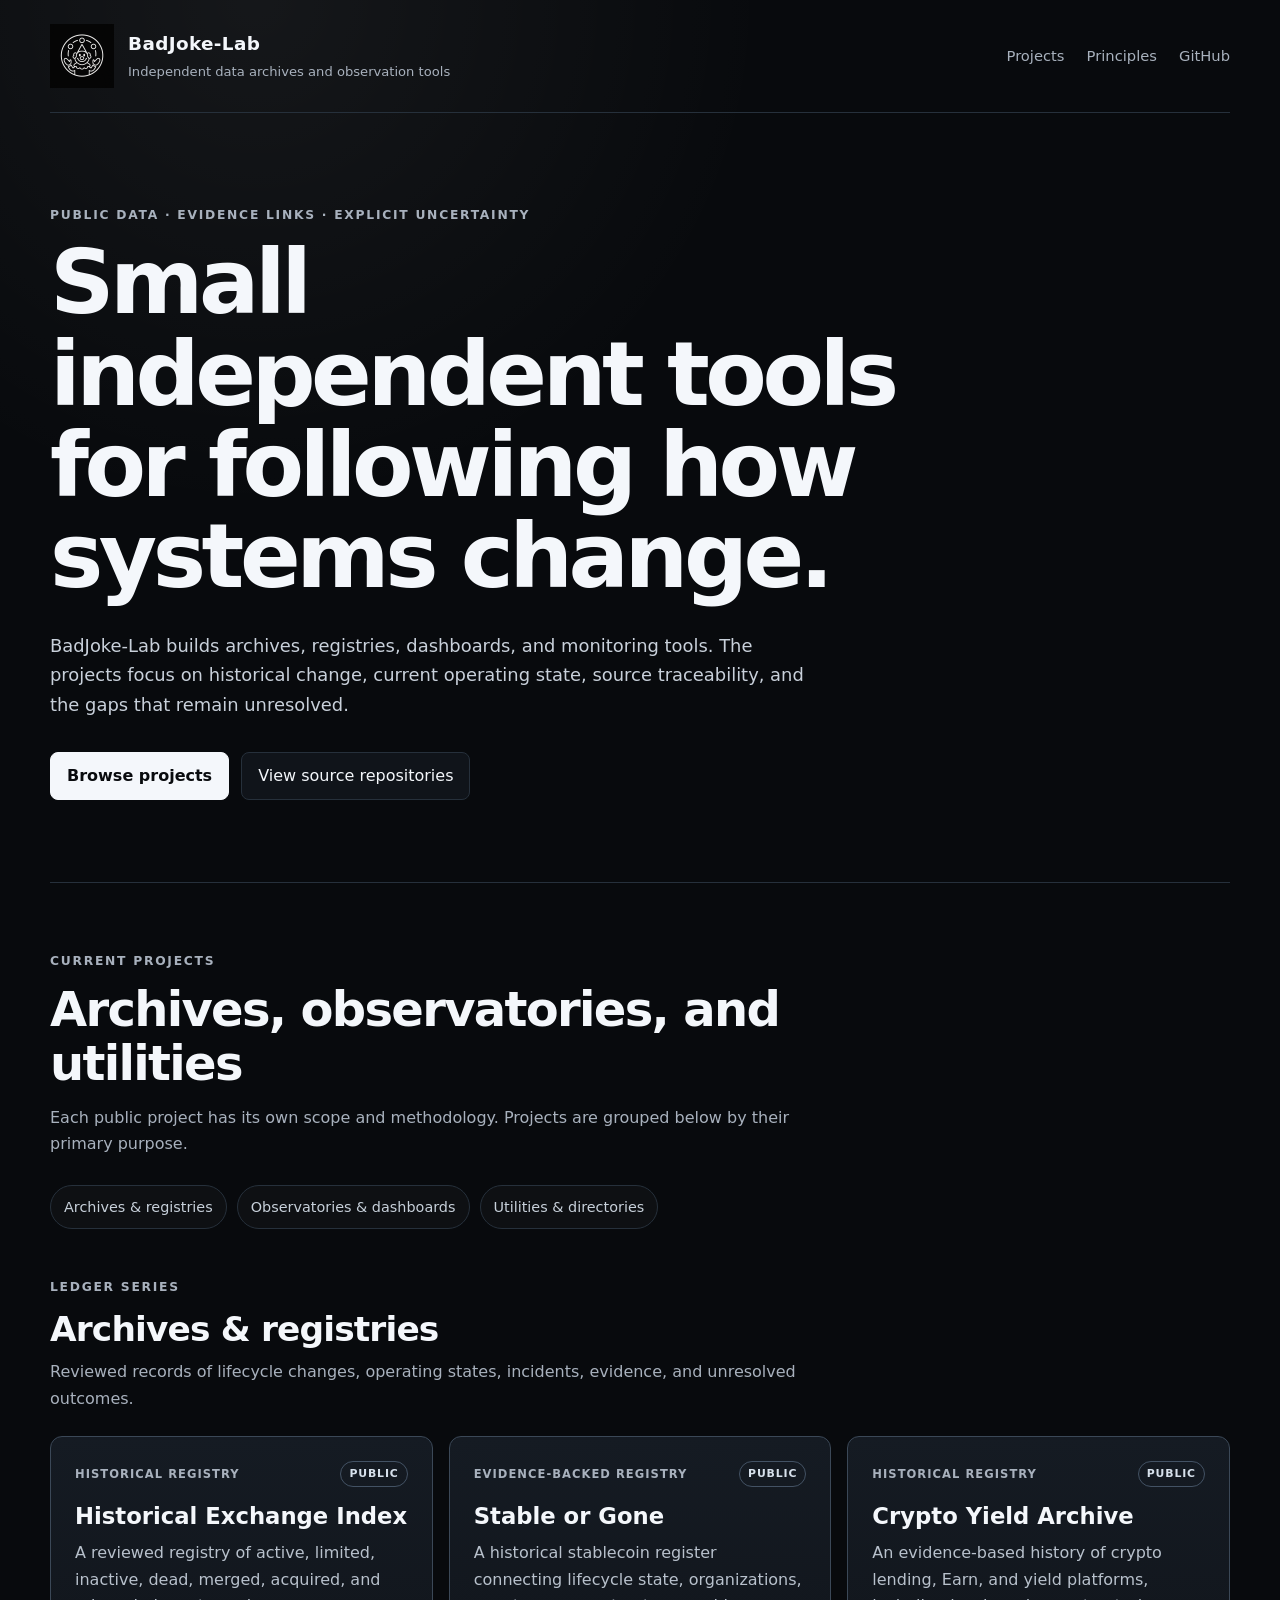
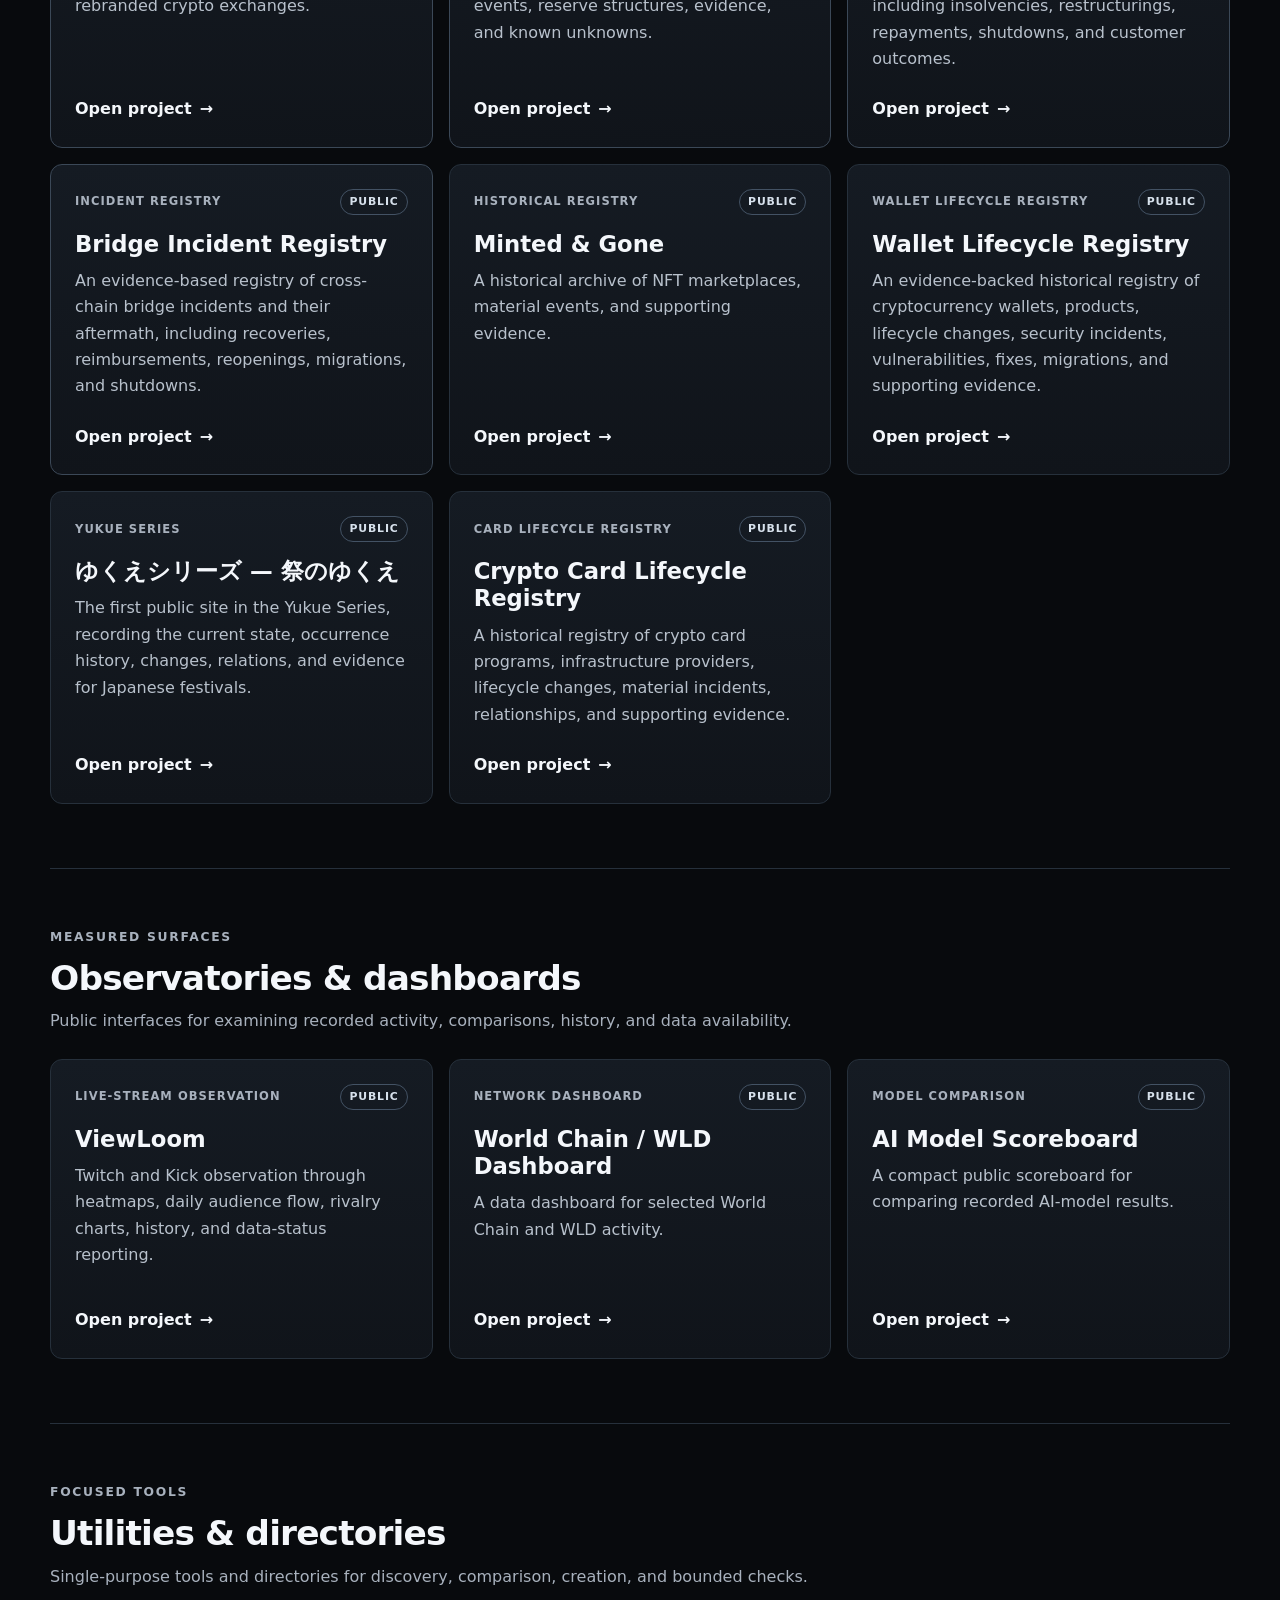
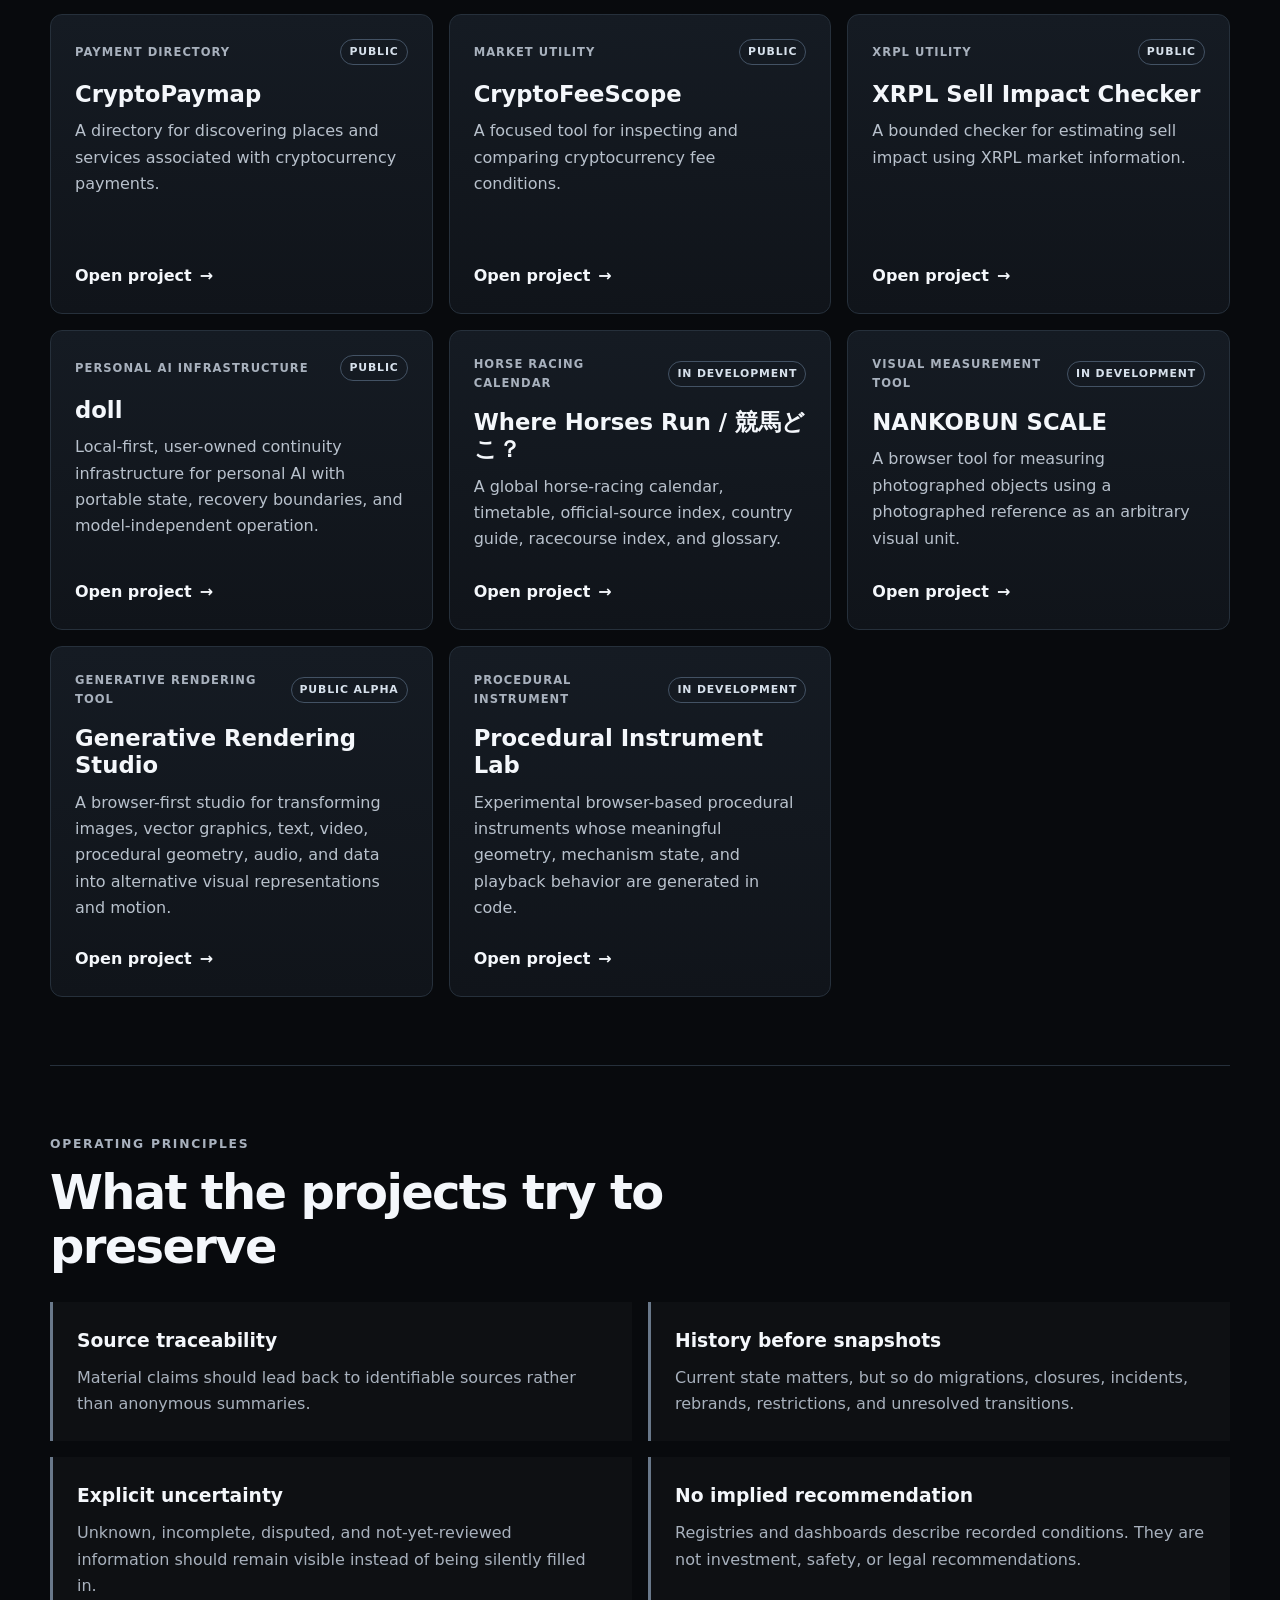
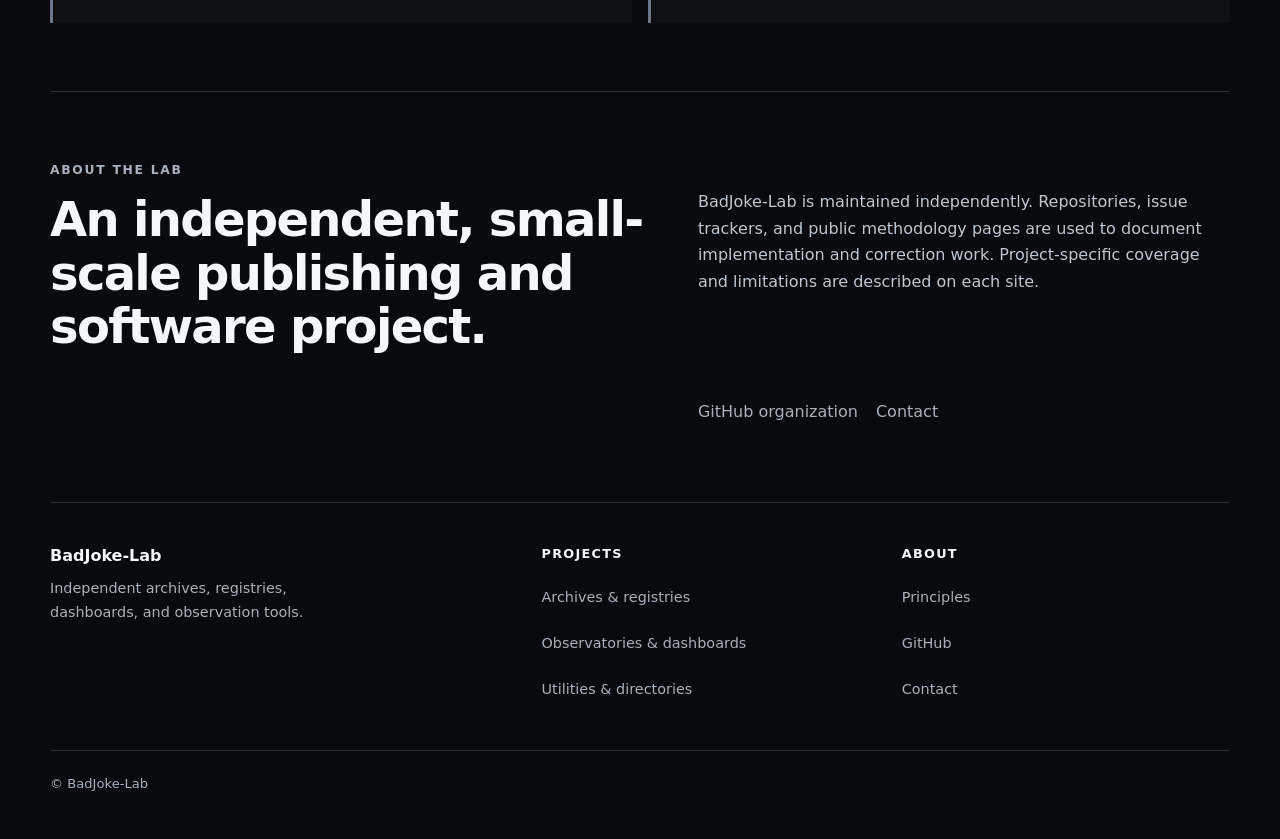
<file: index.html>
<!doctype html>
<html lang="en">
<head>
  <meta charset="utf-8" />
  <meta name="viewport" content="width=device-width, initial-scale=1" />
  <title>BadJoke-Lab — Independent Data Archives and Observation Tools</title>
  <meta name="description" content="BadJoke-Lab builds independent, source-aware archives, registries, dashboards, and observation tools for crypto infrastructure, markets, and online platforms." />
  <link rel="canonical" href="https://badjoke-lab.com/" />
  <link rel="icon" type="image/png" href="/logo.png" />
  <link rel="apple-touch-icon" href="/logo.png" />
  <meta property="og:type" content="website" />
  <meta property="og:site_name" content="BadJoke-Lab" />
  <meta property="og:title" content="BadJoke-Lab — Independent Data Archives and Observation Tools" />
  <meta property="og:description" content="Independent archives, registries, dashboards, and observation tools built around public data and explicit evidence." />
  <meta property="og:url" content="https://badjoke-lab.com/" />
  <meta name="twitter:card" content="summary" />
  <link rel="stylesheet" href="/style.css" />
  <script type="application/ld+json">
  {
    "@context": "https://schema.org",
    "@type": "Organization",
    "name": "BadJoke-Lab",
    "url": "https://badjoke-lab.com/",
    "logo": "https://badjoke-lab.com/logo.png",
    "description": "Independent public-data archives, registries, dashboards, and observation tools.",
    "sameAs": ["https://github.com/badjoke-lab"]
  }
  </script>
</head>
<body>
  <header class="site-header">
    <a class="brand" href="/" aria-label="BadJoke-Lab home">
      <img class="logo" src="/logo.png" alt="" width="72" height="72" />
      <span>
        <strong>BadJoke-Lab</strong>
        <small>Independent data archives and observation tools</small>
      </span>
    </a>
    <nav class="top-links" aria-label="Site links">
      <a href="#projects">Projects</a>
      <a href="#principles">Principles</a>
      <a href="https://github.com/badjoke-lab" rel="me">GitHub</a>
    </nav>
  </header>

  <main>
    <section class="hero" aria-labelledby="hero-title">
      <p class="eyebrow">Public data · evidence links · explicit uncertainty</p>
      <h1 id="hero-title">Small independent tools for following how systems change.</h1>
      <p class="hero-copy">BadJoke-Lab builds archives, registries, dashboards, and monitoring tools. The projects focus on historical change, current operating state, source traceability, and the gaps that remain unresolved.</p>
      <div class="hero-actions">
        <a class="button primary" href="#projects">Browse projects</a>
        <a class="button" href="https://github.com/badjoke-lab">View source repositories</a>
      </div>
    </section>

    <section id="projects" class="section" aria-labelledby="projects-title">
      <div class="section-heading">
        <p class="eyebrow">Current projects</p>
        <h2 id="projects-title">Archives, observatories, and utilities</h2>
        <p>Each public project has its own scope and methodology. Projects are grouped below by their primary purpose.</p>
      </div>

      <nav class="project-group-nav" aria-label="Project categories">
        <a href="#archives">Archives &amp; registries</a>
        <a href="#observatories">Observatories &amp; dashboards</a>
        <a href="#utilities">Utilities &amp; directories</a>
      </nav>

      <section id="archives" class="project-group" aria-labelledby="archives-title">
        <div class="project-group-heading">
          <p class="eyebrow">Ledger Series</p>
          <h3 id="archives-title">Archives &amp; registries</h3>
          <p>Reviewed records of lifecycle changes, operating states, incidents, evidence, and unresolved outcomes.</p>
        </div>
        <div class="project-grid">
          <article class="project-card featured">
            <div class="project-card-meta"><span class="project-type">Historical registry</span><span class="project-status">Public</span></div>
            <h4><a href="https://hei.badjoke-lab.com/">Historical Exchange Index</a></h4>
            <p>A reviewed registry of active, limited, inactive, dead, merged, acquired, and rebranded crypto exchanges.</p>
            <a class="project-link" href="https://hei.badjoke-lab.com/">Open project <span aria-hidden="true">→</span></a>
          </article>
          <article class="project-card featured">
            <div class="project-card-meta"><span class="project-type">Evidence-backed registry</span><span class="project-status">Public</span></div>
            <h4><a href="https://www.stableorgone.com/">Stable or Gone</a></h4>
            <p>A historical stablecoin register connecting lifecycle state, organizations, events, reserve structures, evidence, and known unknowns.</p>
            <a class="project-link" href="https://www.stableorgone.com/">Open project <span aria-hidden="true">→</span></a>
          </article>
          <article class="project-card featured">
            <div class="project-card-meta"><span class="project-type">Historical registry</span><span class="project-status">Public</span></div>
            <h4><a href="https://cya.badjoke-lab.com/">Crypto Yield Archive</a></h4>
            <p>An evidence-based history of crypto lending, Earn, and yield platforms, including insolvencies, restructurings, repayments, shutdowns, and customer outcomes.</p>
            <a class="project-link" href="https://cya.badjoke-lab.com/">Open project <span aria-hidden="true">→</span></a>
          </article>
          <article class="project-card featured">
            <div class="project-card-meta"><span class="project-type">Incident registry</span><span class="project-status">Public</span></div>
            <h4><a href="https://bir.badjoke-lab.com/">Bridge Incident Registry</a></h4>
            <p>An evidence-based registry of cross-chain bridge incidents and their aftermath, including recoveries, reimbursements, reopenings, migrations, and shutdowns.</p>
            <a class="project-link" href="https://bir.badjoke-lab.com/">Open project <span aria-hidden="true">→</span></a>
          </article>
          <article class="project-card">
            <div class="project-card-meta"><span class="project-type">Historical registry</span><span class="project-status">Public</span></div>
            <h4><a href="https://mag.badjoke-lab.com/">Minted &amp; Gone</a></h4>
            <p>A historical archive of NFT marketplaces, material events, and supporting evidence.</p>
            <a class="project-link" href="https://mag.badjoke-lab.com/">Open project <span aria-hidden="true">→</span></a>
          </article>
          <article class="project-card">
            <div class="project-card-meta"><span class="project-type">Wallet lifecycle registry</span><span class="project-status">Public</span></div>
            <h4><a href="https://wlr.badjoke-lab.com/">Wallet Lifecycle Registry</a></h4>
            <p>An evidence-backed historical registry of cryptocurrency wallets, products, lifecycle changes, security incidents, vulnerabilities, fixes, migrations, and supporting evidence.</p>
            <a class="project-link" href="https://wlr.badjoke-lab.com/">Open project <span aria-hidden="true">→</span></a>
          </article>
          <article class="project-card">
            <div class="project-card-meta"><span class="project-type">Yukue Series</span><span class="project-status">Public</span></div>
            <h4><a href="https://matsuri-yukue.badjoke-lab.com/">ゆくえシリーズ — 祭のゆくえ</a></h4>
            <p>The first public site in the Yukue Series, recording the current state, occurrence history, changes, relations, and evidence for Japanese festivals.</p>
            <a class="project-link" href="https://matsuri-yukue.badjoke-lab.com/">Open project <span aria-hidden="true">→</span></a>
          </article>
          <article class="project-card">
            <div class="project-card-meta"><span class="project-type">Card lifecycle registry</span><span class="project-status">Public</span></div>
            <h4><a href="https://cclr.badjoke-lab.com/">Crypto Card Lifecycle Registry</a></h4>
            <p>A historical registry of crypto card programs, infrastructure providers, lifecycle changes, material incidents, relationships, and supporting evidence.</p>
            <a class="project-link" href="https://cclr.badjoke-lab.com/">Open project <span aria-hidden="true">→</span></a>
          </article>
        </div>
      </section>

      <section id="observatories" class="project-group" aria-labelledby="observatories-title">
        <div class="project-group-heading">
          <p class="eyebrow">Measured surfaces</p>
          <h3 id="observatories-title">Observatories &amp; dashboards</h3>
          <p>Public interfaces for examining recorded activity, comparisons, history, and data availability.</p>
        </div>
        <div class="project-grid">
          <article class="project-card">
            <div class="project-card-meta"><span class="project-type">Live-stream observation</span><span class="project-status">Public</span></div>
            <h4><a href="https://vl.badjoke-lab.com/">ViewLoom</a></h4>
            <p>Twitch and Kick observation through heatmaps, daily audience flow, rivalry charts, history, and data-status reporting.</p>
            <a class="project-link" href="https://vl.badjoke-lab.com/">Open project <span aria-hidden="true">→</span></a>
          </article>
          <article class="project-card">
            <div class="project-card-meta"><span class="project-type">Network dashboard</span><span class="project-status">Public</span></div>
            <h4><a href="https://wcwd.badjoke-lab.com/">World Chain / WLD Dashboard</a></h4>
            <p>A data dashboard for selected World Chain and WLD activity.</p>
            <a class="project-link" href="https://wcwd.badjoke-lab.com/">Open project <span aria-hidden="true">→</span></a>
          </article>
          <article class="project-card">
            <div class="project-card-meta"><span class="project-type">Model comparison</span><span class="project-status">Public</span></div>
            <h4><a href="https://aims.badjoke-lab.com/">AI Model Scoreboard</a></h4>
            <p>A compact public scoreboard for comparing recorded AI-model results.</p>
            <a class="project-link" href="https://aims.badjoke-lab.com/">Open project <span aria-hidden="true">→</span></a>
          </article>
        </div>
      </section>

      <section id="utilities" class="project-group" aria-labelledby="utilities-title">
        <div class="project-group-heading">
          <p class="eyebrow">Focused tools</p>
          <h3 id="utilities-title">Utilities &amp; directories</h3>
          <p>Single-purpose tools and directories for discovery, comparison, creation, and bounded checks.</p>
        </div>
        <div class="project-grid">
          <article class="project-card">
            <div class="project-card-meta"><span class="project-type">Payment directory</span><span class="project-status">Public</span></div>
            <h4><a href="https://www.cryptopaymap.com/">CryptoPaymap</a></h4>
            <p>A directory for discovering places and services associated with cryptocurrency payments.</p>
            <a class="project-link" href="https://www.cryptopaymap.com/">Open project <span aria-hidden="true">→</span></a>
          </article>
          <article class="project-card">
            <div class="project-card-meta"><span class="project-type">Market utility</span><span class="project-status">Public</span></div>
            <h4><a href="https://cfs.badjoke-lab.com/">CryptoFeeScope</a></h4>
            <p>A focused tool for inspecting and comparing cryptocurrency fee conditions.</p>
            <a class="project-link" href="https://cfs.badjoke-lab.com/">Open project <span aria-hidden="true">→</span></a>
          </article>
          <article class="project-card">
            <div class="project-card-meta"><span class="project-type">XRPL utility</span><span class="project-status">Public</span></div>
            <h4><a href="https://xsic.badjoke-lab.com/">XRPL Sell Impact Checker</a></h4>
            <p>A bounded checker for estimating sell impact using XRPL market information.</p>
            <a class="project-link" href="https://xsic.badjoke-lab.com/">Open project <span aria-hidden="true">→</span></a>
          </article>
          <article class="project-card">
            <div class="project-card-meta"><span class="project-type">Personal AI infrastructure</span><span class="project-status">Public</span></div>
            <h4><a href="https://doll.badjoke-lab.com/">doll</a></h4>
            <p>Local-first, user-owned continuity infrastructure for personal AI with portable state, recovery boundaries, and model-independent operation.</p>
            <a class="project-link" href="https://doll.badjoke-lab.com/">Open project <span aria-hidden="true">→</span></a>
          </article>
          <article class="project-card">
            <div class="project-card-meta"><span class="project-type">Horse racing calendar</span><span class="project-status">In development</span></div>
            <h4><a href="https://github.com/badjoke-lab/where-horses-run">Where Horses Run / 競馬どこ？</a></h4>
            <p>A global horse-racing calendar, timetable, official-source index, country guide, racecourse index, and glossary.</p>
            <a class="project-link" href="https://github.com/badjoke-lab/where-horses-run">Open project <span aria-hidden="true">→</span></a>
          </article>
          <article class="project-card">
            <div class="project-card-meta"><span class="project-type">Visual measurement tool</span><span class="project-status">In development</span></div>
            <h4><a href="https://badjoke-lab.github.io/nankobun-scale/">NANKOBUN SCALE</a></h4>
            <p>A browser tool for measuring photographed objects using a photographed reference as an arbitrary visual unit.</p>
            <a class="project-link" href="https://badjoke-lab.github.io/nankobun-scale/">Open project <span aria-hidden="true">→</span></a>
          </article>
          <article class="project-card">
            <div class="project-card-meta"><span class="project-type">Generative rendering tool</span><span class="project-status">Public Alpha</span></div>
            <h4><a href="https://badjoke-lab.github.io/generative-rendering-studio/">Generative Rendering Studio</a></h4>
            <p>A browser-first studio for transforming images, vector graphics, text, video, procedural geometry, audio, and data into alternative visual representations and motion.</p>
            <a class="project-link" href="https://badjoke-lab.github.io/generative-rendering-studio/">Open project <span aria-hidden="true">→</span></a>
          </article>
          <article class="project-card">
            <div class="project-card-meta"><span class="project-type">Procedural instrument</span><span class="project-status">In development</span></div>
            <h4><a href="https://badjoke-lab.github.io/procedural-instrument-lab/">Procedural Instrument Lab</a></h4>
            <p>Experimental browser-based procedural instruments whose meaningful geometry, mechanism state, and playback behavior are generated in code.</p>
            <a class="project-link" href="https://badjoke-lab.github.io/procedural-instrument-lab/">Open project <span aria-hidden="true">→</span></a>
          </article>
        </div>
      </section>
    </section>

    <section id="principles" class="section principles" aria-labelledby="principles-title">
      <div class="section-heading">
        <p class="eyebrow">Operating principles</p>
        <h2 id="principles-title">What the projects try to preserve</h2>
      </div>
      <div class="principle-grid">
        <article><h3>Source traceability</h3><p>Material claims should lead back to identifiable sources rather than anonymous summaries.</p></article>
        <article><h3>History before snapshots</h3><p>Current state matters, but so do migrations, closures, incidents, rebrands, restrictions, and unresolved transitions.</p></article>
        <article><h3>Explicit uncertainty</h3><p>Unknown, incomplete, disputed, and not-yet-reviewed information should remain visible instead of being silently filled in.</p></article>
        <article><h3>No implied recommendation</h3><p>Registries and dashboards describe recorded conditions. They are not investment, safety, or legal recommendations.</p></article>
      </div>
    </section>

    <section class="section about" aria-labelledby="about-title">
      <div>
        <p class="eyebrow">About the lab</p>
        <h2 id="about-title">An independent, small-scale publishing and software project.</h2>
      </div>
      <p>BadJoke-Lab is maintained independently. Repositories, issue trackers, and public methodology pages are used to document implementation and correction work. Project-specific coverage and limitations are described on each site.</p>
      <div class="about-links">
        <a href="https://github.com/badjoke-lab">GitHub organization</a>
        <a href="https://docs.google.com/forms/d/e/1FAIpQLScdv3WFVHmQO_mz-p4_HJv1RyJItghrG6A0SGQ5ec4R2NBNOw/viewform?usp=sharing&amp;ouid=106509672333862044652">Contact</a>
      </div>
    </section>
  </main>

  <footer class="site-footer">
    <div class="footer-summary">
      <strong>BadJoke-Lab</strong>
      <p>Independent archives, registries, dashboards, and observation tools.</p>
    </div>
    <nav class="footer-group" aria-labelledby="footer-projects-title">
      <h2 id="footer-projects-title">Projects</h2>
      <a href="#archives">Archives &amp; registries</a>
      <a href="#observatories">Observatories &amp; dashboards</a>
      <a href="#utilities">Utilities &amp; directories</a>
    </nav>
    <nav class="footer-group" aria-labelledby="footer-about-title">
      <h2 id="footer-about-title">About</h2>
      <a href="#principles">Principles</a>
      <a href="https://github.com/badjoke-lab">GitHub</a>
      <a href="https://docs.google.com/forms/d/e/1FAIpQLScdv3WFVHmQO_mz-p4_HJv1RyJItghrG6A0SGQ5ec4R2NBNOw/viewform?usp=sharing&amp;ouid=106509672333862044652">Contact</a>
    </nav>
    <p class="footer-copyright">© BadJoke-Lab</p>
  </footer>
</body>
</html>
</file>
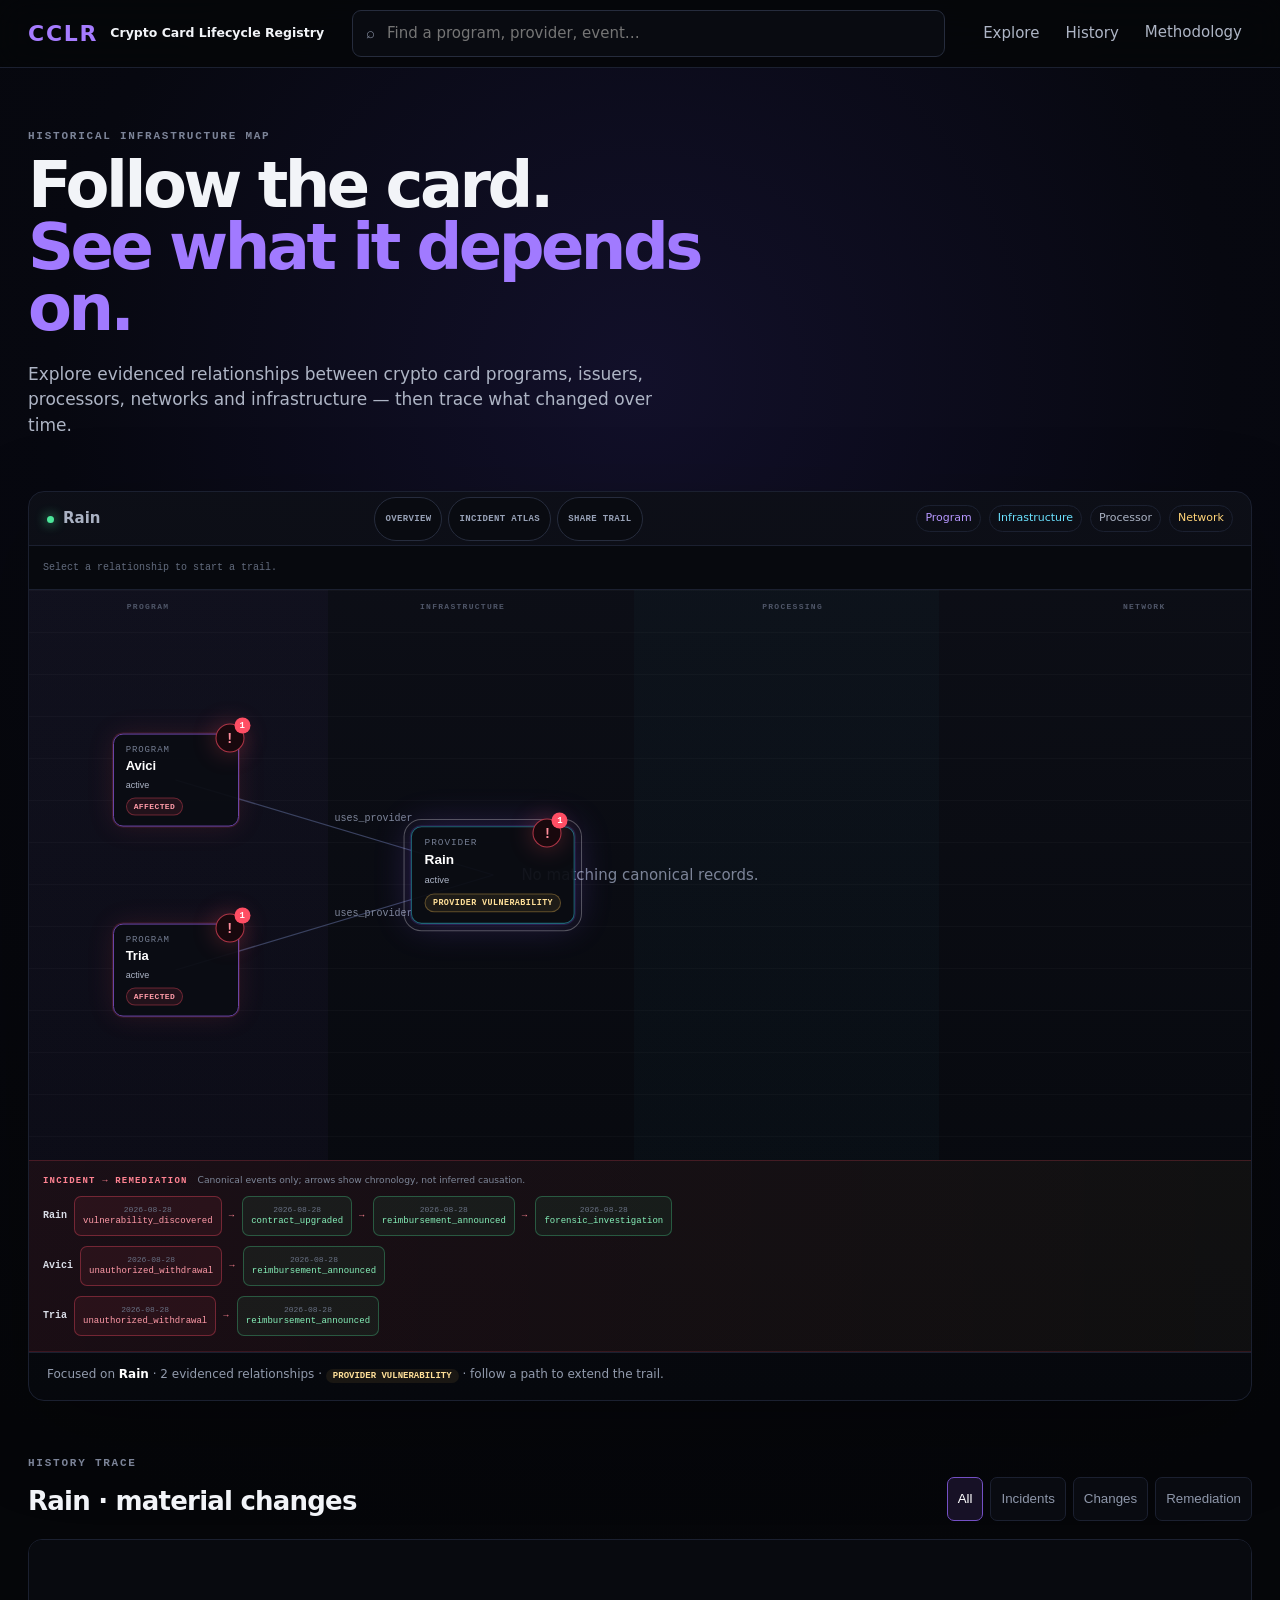
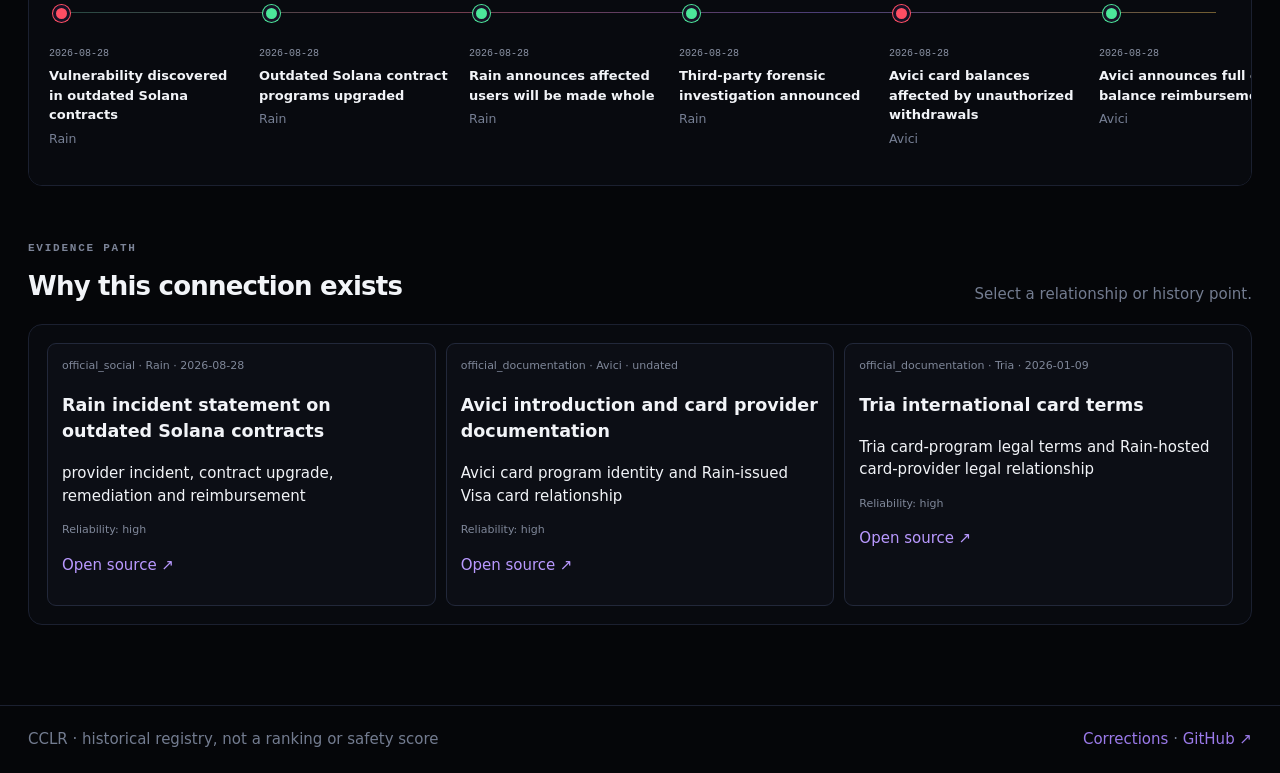
<file: crypto-card-lifecycle-registry/index.html>
<!doctype html>
<html lang="en">
<head>
  <meta charset="utf-8">
  <meta name="viewport" content="width=device-width,initial-scale=1">
  <meta name="description" content="Historical registry of crypto card programs and their underlying payment infrastructure.">
  <title>Crypto Card Lifecycle Registry</title>
  <link rel="stylesheet" href="./styles.css">
  <link rel="stylesheet" href="./role-graph.css">
  <link rel="stylesheet" href="./overview.css">
  <link rel="stylesheet" href="./accessibility.css">
</head>
<body>
  <a class="skip-link" href="#main-content">Skip to registry</a>
  <header class="topbar">
    <a class="brand" href="#/overview" aria-label="Crypto Card Lifecycle Registry overview"><span>CCLR</span><small>Crypto Card Lifecycle Registry</small></a>
    <label class="search"><span aria-hidden="true">⌕</span><input id="search" type="search" placeholder="Find a program, provider, event…" autocomplete="off" aria-label="Find a card program or infrastructure provider"></label>
    <nav aria-label="Primary"><button data-view="graph">Explore</button><button data-view="timeline">History</button><a href="./methodology.html">Methodology</a></nav>
  </header>

  <main id="main-content">
    <section class="intro">
      <p class="eyebrow">HISTORICAL INFRASTRUCTURE MAP</p>
      <h1>Follow the card.<br><em>See what it depends on.</em></h1>
      <p>Explore evidenced relationships between crypto card programs, issuers, processors, networks and infrastructure — then trace what changed over time.</p>
    </section>

    <section class="explorer" aria-label="Relationship explorer">
      <div class="explorer-head">
        <div><span class="live-dot" aria-hidden="true"></span><strong id="focus-label">Relationship field</strong></div>
        <div class="explorer-modes" aria-label="Explorer modes">
          <button id="overview-mode" type="button">Overview</button>
          <button id="incident-mode" type="button">Incident atlas</button>
          <button id="share-trail" type="button">Share trail</button>
        </div>
        <div class="legend" aria-label="Graph legend"><span class="program-key">Program</span><span class="provider-key">Infrastructure</span><span>Processor</span><span class="network-key">Network</span></div>
      </div>
      <div id="mode-note" class="mode-note" aria-live="polite"></div>
      <div id="trail" class="trail" aria-live="polite"><span class="trail-empty">Select a relationship to start a trail.</span></div>
      <div id="graph" class="graph" role="region" aria-label="Interactive crypto card relationship graph">
        <div class="lane-guide lane-a" aria-hidden="true">PROGRAM</div><div class="lane-guide lane-b" aria-hidden="true">INFRASTRUCTURE</div><div class="lane-guide lane-c" aria-hidden="true">PROCESSING</div><div class="lane-guide lane-d" aria-hidden="true">NETWORK</div>
        <svg id="edges" role="group" aria-label="Evidence-backed relationships"></svg>
        <div id="nodes"></div>
        <div id="empty" class="empty" hidden>No matching canonical records.</div>
      </div>
      <div id="mobile-paths" class="mobile-paths" aria-label="Relationship paths"></div>
      <div id="incident-window" class="incident-window" hidden></div>
      <div id="focus-strip" class="focus-strip" aria-live="polite"></div>
    </section>

    <section class="trace-section" id="history">
      <div class="section-title"><div><p class="eyebrow">HISTORY TRACE</p><h2 id="trace-title">Material changes</h2></div><div id="filters" class="filters" aria-label="History filters"><button class="active" data-filter="all">All</button><button data-filter="incident">Incidents</button><button data-filter="change">Changes</button><button data-filter="remediation">Remediation</button></div></div>
      <div id="trace" class="trace"></div>
    </section>

    <section class="evidence-section" id="evidence-path">
      <div class="section-title"><div><p class="eyebrow">EVIDENCE PATH</p><h2>Why this connection exists</h2></div><p class="hint">Select a relationship or history point.</p></div>
      <div id="evidence" class="evidence"><p>Select a node or event to inspect its canonical evidence.</p></div>
    </section>
  </main>

  <dialog id="entity-dialog"><button class="close" aria-label="Close">×</button><div id="entity-detail"></div></dialog>
  <footer><span>CCLR · historical registry, not a ranking or safety score</span><span><a href="./corrections.html">Corrections</a> · <a href="https://github.com/badjoke-lab/crypto-card-lifecycle-registry">GitHub ↗</a></span></footer>
  <script type="module" src="./app.js"></script>
</body>
</html>
</file>
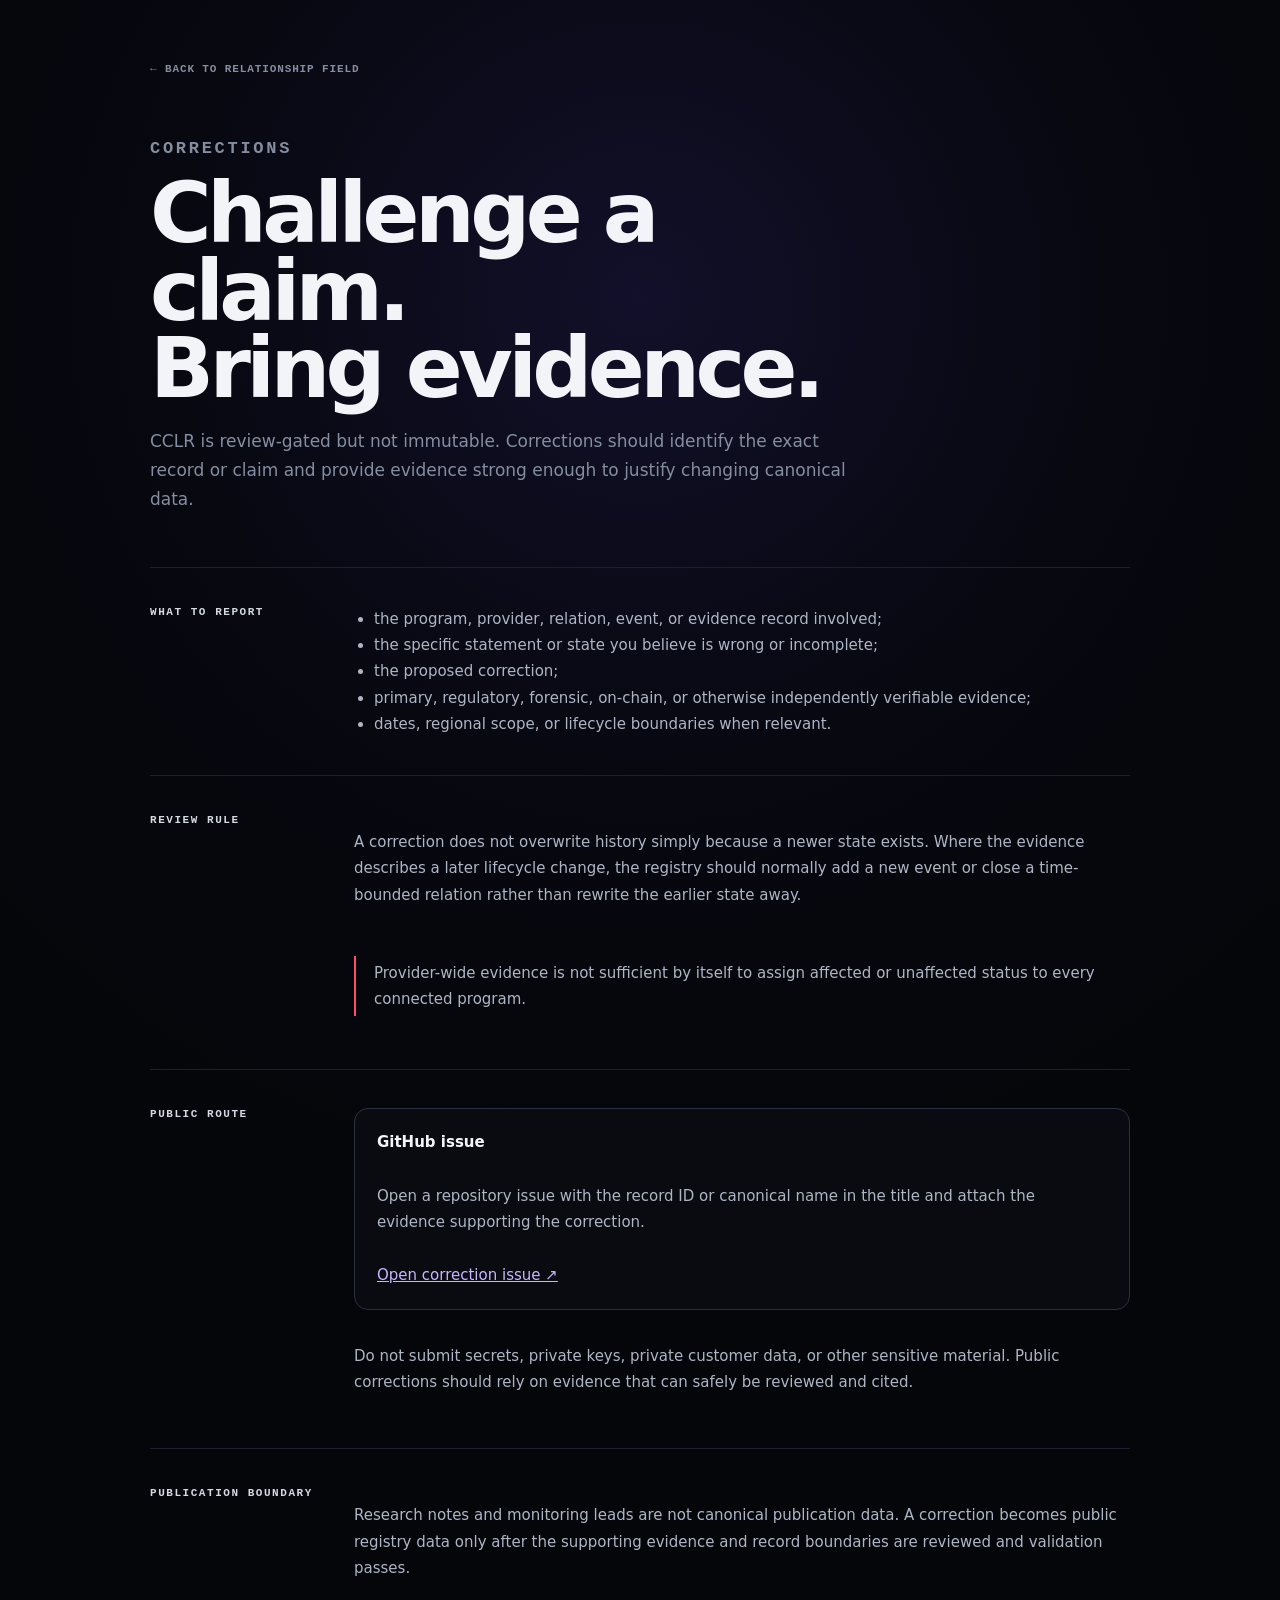
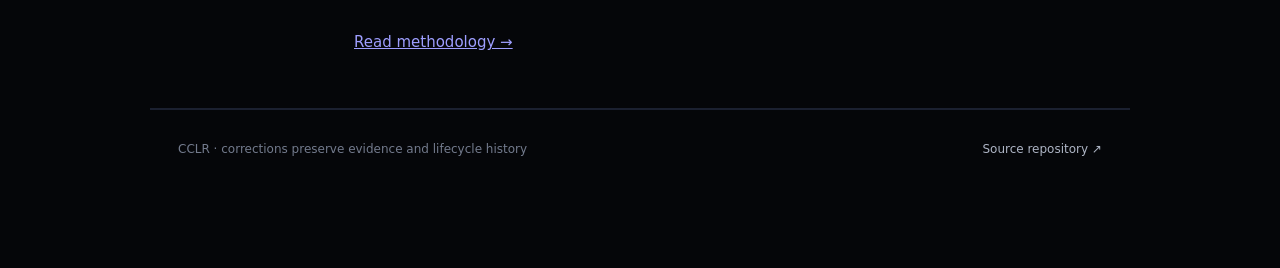
<file: crypto-card-lifecycle-registry/corrections.html>
<!doctype html>
<html lang="en">
<head>
  <meta charset="utf-8">
  <meta name="viewport" content="width=device-width,initial-scale=1">
  <meta name="description" content="Correction process for the Crypto Card Lifecycle Registry.">
  <title>Corrections · Crypto Card Lifecycle Registry</title>
  <link rel="stylesheet" href="./styles.css">
  <link rel="stylesheet" href="./info.css">
</head>
<body class="info-page">
  <main class="info-shell">
    <a class="info-back" href="./index.html#/overview">← BACK TO RELATIONSHIP FIELD</a>
    <section class="info-hero">
      <p class="eyebrow">CORRECTIONS</p>
      <h1>Challenge a claim.<br>Bring evidence.</h1>
      <p>CCLR is review-gated but not immutable. Corrections should identify the exact record or claim and provide evidence strong enough to justify changing canonical data.</p>
    </section>

    <section class="info-grid">
      <h2>What to report</h2>
      <div class="info-copy"><ul><li>the program, provider, relation, event, or evidence record involved;</li><li>the specific statement or state you believe is wrong or incomplete;</li><li>the proposed correction;</li><li>primary, regulatory, forensic, on-chain, or otherwise independently verifiable evidence;</li><li>dates, regional scope, or lifecycle boundaries when relevant.</li></ul></div>
    </section>

    <section class="info-grid">
      <h2>Review rule</h2>
      <div class="info-copy"><p>A correction does not overwrite history simply because a newer state exists. Where the evidence describes a later lifecycle change, the registry should normally add a new event or close a time-bounded relation rather than rewrite the earlier state away.</p><p class="boundary-note">Provider-wide evidence is not sufficient by itself to assign affected or unaffected status to every connected program.</p></div>
    </section>

    <section class="info-grid">
      <h2>Public route</h2>
      <div class="info-copy"><div class="correction-route"><strong>GitHub issue</strong><p>Open a repository issue with the record ID or canonical name in the title and attach the evidence supporting the correction.</p><a href="https://github.com/badjoke-lab/crypto-card-lifecycle-registry/issues/new" target="_blank" rel="noopener noreferrer">Open correction issue ↗</a></div><p>Do not submit secrets, private keys, private customer data, or other sensitive material. Public corrections should rely on evidence that can safely be reviewed and cited.</p></div>
    </section>

    <section class="info-grid">
      <h2>Publication boundary</h2>
      <div class="info-copy"><p>Research notes and monitoring leads are not canonical publication data. A correction becomes public registry data only after the supporting evidence and record boundaries are reviewed and validation passes.</p><p><a href="./methodology.html">Read methodology →</a></p></div>
    </section>

    <footer class="info-footer"><span>CCLR · corrections preserve evidence and lifecycle history</span><a href="https://github.com/badjoke-lab/crypto-card-lifecycle-registry">Source repository ↗</a></footer>
  </main>
</body>
</html>
</file>
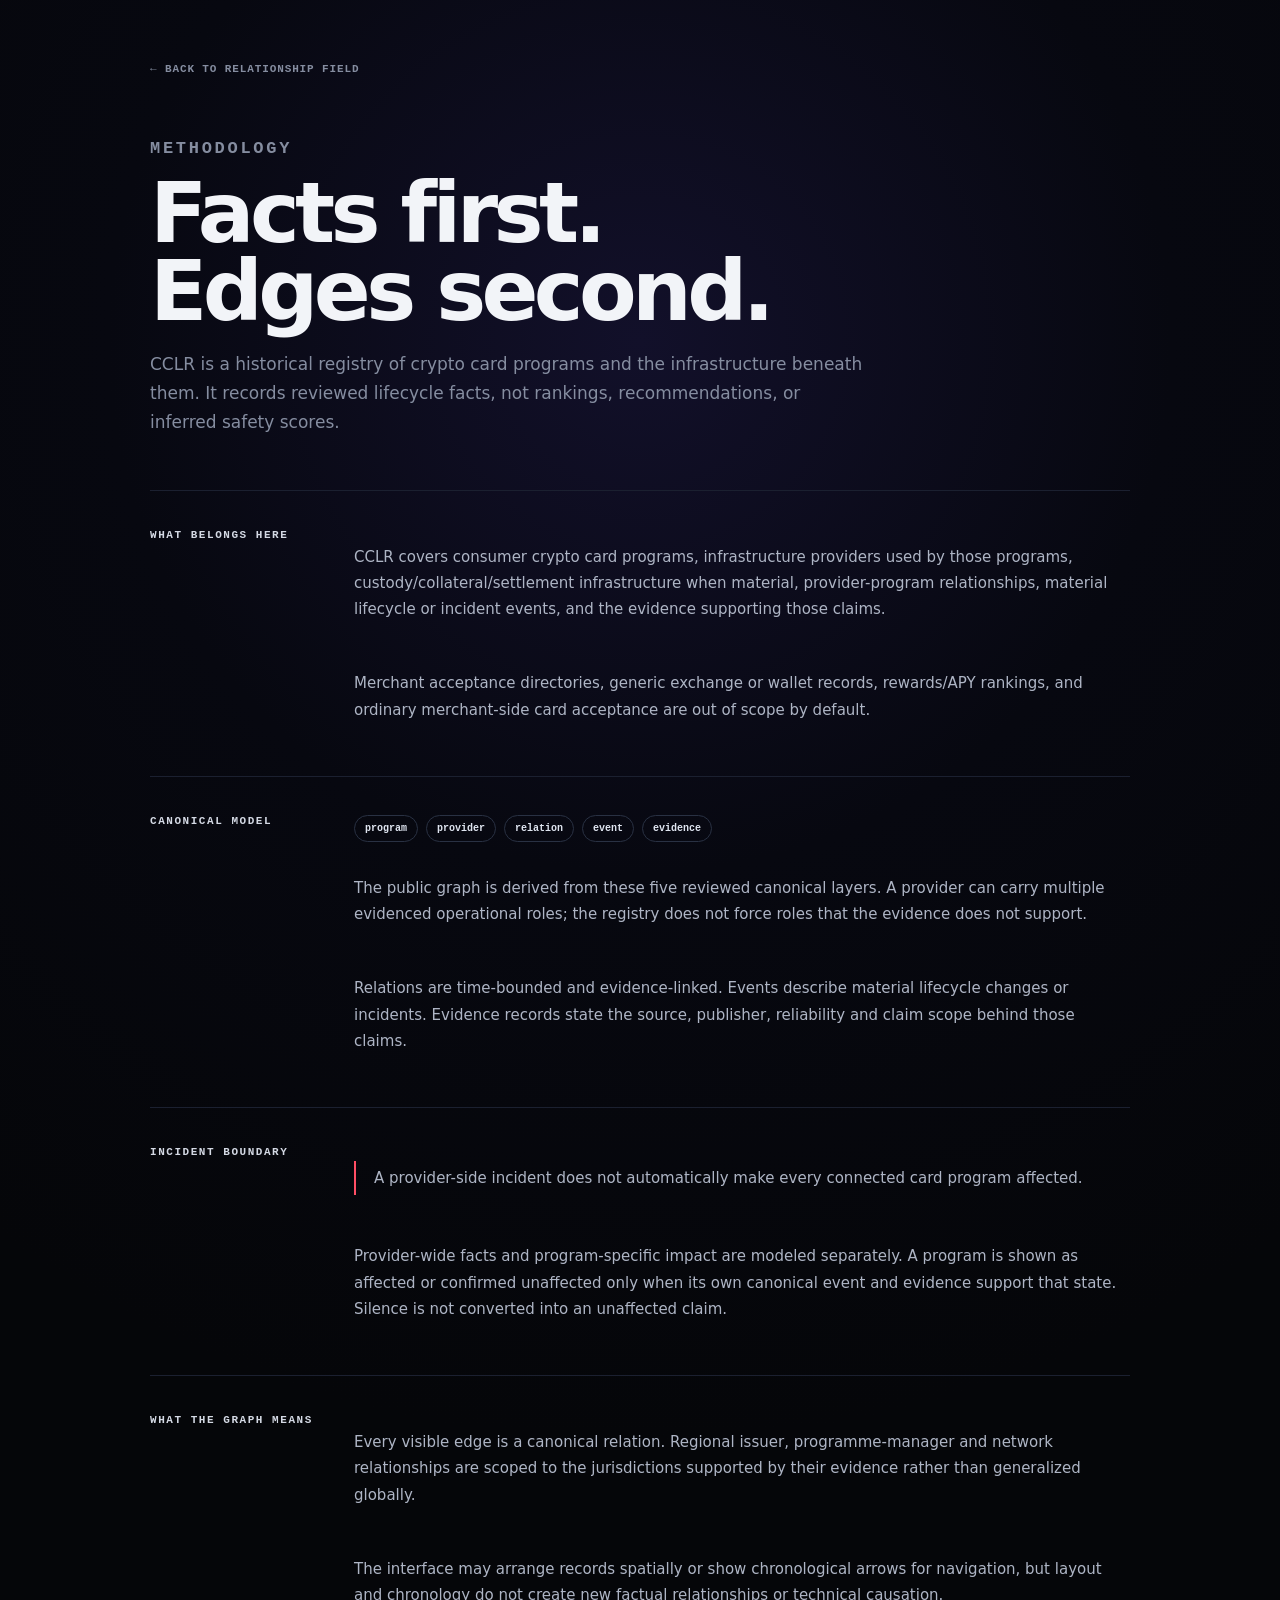
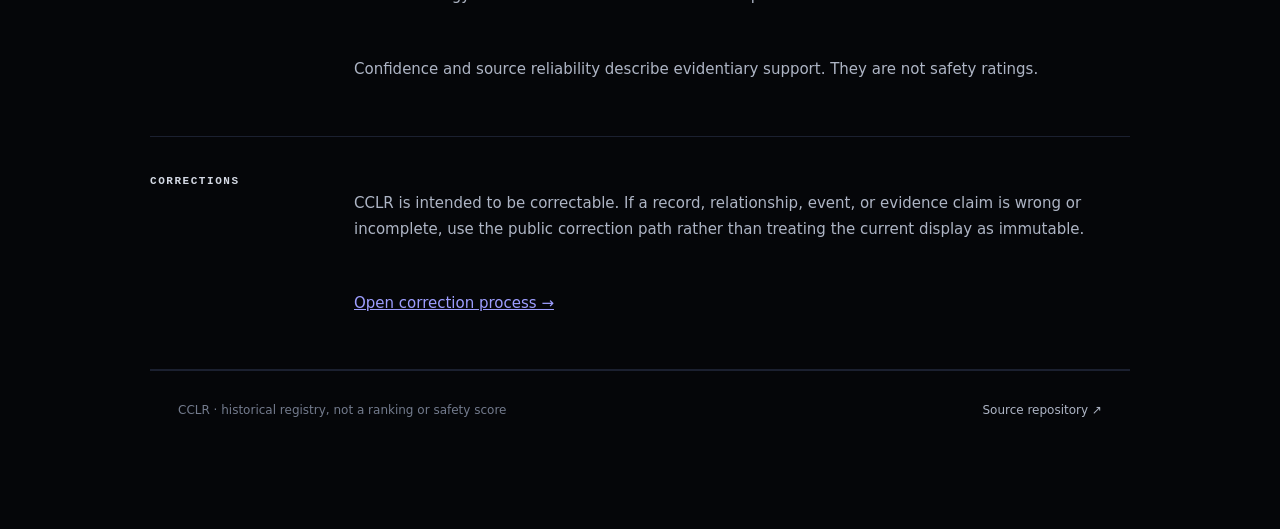
<file: crypto-card-lifecycle-registry/methodology.html>
<!doctype html>
<html lang="en">
<head>
  <meta charset="utf-8">
  <meta name="viewport" content="width=device-width,initial-scale=1">
  <meta name="description" content="Methodology for the Crypto Card Lifecycle Registry.">
  <title>Methodology · Crypto Card Lifecycle Registry</title>
  <link rel="stylesheet" href="./styles.css">
  <link rel="stylesheet" href="./info.css">
</head>
<body class="info-page">
  <main class="info-shell">
    <a class="info-back" href="./index.html#/overview">← BACK TO RELATIONSHIP FIELD</a>
    <section class="info-hero">
      <p class="eyebrow">METHODOLOGY</p>
      <h1>Facts first.<br>Edges second.</h1>
      <p>CCLR is a historical registry of crypto card programs and the infrastructure beneath them. It records reviewed lifecycle facts, not rankings, recommendations, or inferred safety scores.</p>
    </section>

    <section class="info-grid">
      <h2>What belongs here</h2>
      <div class="info-copy">
        <p>CCLR covers consumer crypto card programs, infrastructure providers used by those programs, custody/collateral/settlement infrastructure when material, provider-program relationships, material lifecycle or incident events, and the evidence supporting those claims.</p>
        <p>Merchant acceptance directories, generic exchange or wallet records, rewards/APY rankings, and ordinary merchant-side card acceptance are out of scope by default.</p>
      </div>
    </section>

    <section class="info-grid">
      <h2>Canonical model</h2>
      <div class="info-copy">
        <div class="model-line"><span>program</span><span>provider</span><span>relation</span><span>event</span><span>evidence</span></div>
        <p>The public graph is derived from these five reviewed canonical layers. A provider can carry multiple evidenced operational roles; the registry does not force roles that the evidence does not support.</p>
        <p>Relations are time-bounded and evidence-linked. Events describe material lifecycle changes or incidents. Evidence records state the source, publisher, reliability and claim scope behind those claims.</p>
      </div>
    </section>

    <section class="info-grid">
      <h2>Incident boundary</h2>
      <div class="info-copy">
        <p class="boundary-note">A provider-side incident does not automatically make every connected card program affected.</p>
        <p>Provider-wide facts and program-specific impact are modeled separately. A program is shown as affected or confirmed unaffected only when its own canonical event and evidence support that state. Silence is not converted into an unaffected claim.</p>
      </div>
    </section>

    <section class="info-grid">
      <h2>What the graph means</h2>
      <div class="info-copy">
        <p>Every visible edge is a canonical relation. Regional issuer, programme-manager and network relationships are scoped to the jurisdictions supported by their evidence rather than generalized globally.</p>
        <p>The interface may arrange records spatially or show chronological arrows for navigation, but layout and chronology do not create new factual relationships or technical causation.</p>
        <p>Confidence and source reliability describe evidentiary support. They are not safety ratings.</p>
      </div>
    </section>

    <section class="info-grid">
      <h2>Corrections</h2>
      <div class="info-copy"><p>CCLR is intended to be correctable. If a record, relationship, event, or evidence claim is wrong or incomplete, use the public correction path rather than treating the current display as immutable.</p><p><a href="./corrections.html">Open correction process →</a></p></div>
    </section>

    <footer class="info-footer"><span>CCLR · historical registry, not a ranking or safety score</span><a href="https://github.com/badjoke-lab/crypto-card-lifecycle-registry">Source repository ↗</a></footer>
  </main>
</body>
</html>
</file>
<file: style.css>
:root{
  --bg:#080a0d;
  --panel:#10141a;
  --panel-strong:#151b23;
  --fg:#f4f7fb;
  --muted:#a8b1bd;
  --line:#26303b;
  --accent:#d9e3ef;
  --max:1180px;
}

*{box-sizing:border-box}
html{scroll-behavior:smooth}
body{
  margin:0;
  background:
    radial-gradient(circle at 20% 0%,rgba(255,255,255,.055),transparent 32rem),
    var(--bg);
  color:var(--fg);
  font-family:ui-sans-serif,system-ui,-apple-system,BlinkMacSystemFont,"Segoe UI",sans-serif;
  line-height:1.65;
}

a{color:inherit;text-decoration:none}
a:hover{text-decoration:underline;text-underline-offset:4px}
a:focus-visible{outline:2px solid var(--fg);outline-offset:4px;border-radius:4px}

.site-header,
main,
.site-footer{
  width:min(calc(100% - 40px),var(--max));
  margin-inline:auto;
}

.site-header{
  display:flex;
  align-items:center;
  justify-content:space-between;
  gap:24px;
  padding:24px 0;
  border-bottom:1px solid var(--line);
}

.brand{display:flex;align-items:center;gap:14px}
.logo{display:block;width:64px;height:64px}
.brand span{display:grid;gap:2px}
.brand strong{font-size:1.15rem;letter-spacing:.02em}
.brand small{color:var(--muted);font-size:.82rem}
.top-links{display:flex;gap:22px;color:var(--muted);font-size:.92rem}
.top-links a{display:inline-flex;min-height:44px;align-items:center}

.hero{padding:92px 0 82px;max-width:880px}
.eyebrow{
  margin:0 0 12px;
  color:var(--muted);
  font-size:.77rem;
  font-weight:700;
  letter-spacing:.14em;
  text-transform:uppercase;
}
.hero h1{
  margin:0;
  max-width:850px;
  font-size:clamp(2.65rem,7vw,5.65rem);
  line-height:1.02;
  letter-spacing:-.05em;
}
.hero-copy{max-width:760px;margin:28px 0 0;color:#c8d0da;font-size:1.12rem}
.hero-actions{display:flex;flex-wrap:wrap;gap:12px;margin-top:32px}
.button{
  display:inline-flex;
  min-height:44px;
  align-items:center;
  justify-content:center;
  padding:10px 16px;
  border:1px solid var(--line);
  border-radius:8px;
  background:var(--panel);
}
.button.primary{background:var(--fg);color:#090b0e;border-color:var(--fg);font-weight:700}

.section{padding:68px 0;border-top:1px solid var(--line)}
.section-heading{max-width:760px;margin-bottom:28px}
.section-heading h2,
.about h2{margin:0;font-size:clamp(1.9rem,4vw,3rem);line-height:1.12;letter-spacing:-.035em}
.section-heading>p:last-child{color:var(--muted);margin:14px 0 0}

.project-group-nav{
  display:flex;
  flex-wrap:wrap;
  gap:10px;
  margin:0 0 48px;
}
.project-group-nav a{
  display:inline-flex;
  min-height:44px;
  align-items:center;
  padding:8px 13px;
  border:1px solid var(--line);
  border-radius:999px;
  color:#c7d0da;
  background:rgba(255,255,255,.025);
  font-size:.9rem;
}
.project-group{scroll-margin-top:24px}
.project-group+.project-group{margin-top:64px;padding-top:58px;border-top:1px solid var(--line)}
.project-group-heading{max-width:760px;margin-bottom:24px}
.project-group-heading h3{margin:0;font-size:clamp(1.55rem,3vw,2.15rem);line-height:1.15;letter-spacing:-.025em}
.project-group-heading>p:last-child{margin:10px 0 0;color:var(--muted)}

.project-grid{display:grid;grid-template-columns:repeat(3,minmax(0,1fr));gap:16px}
.project-card{
  display:flex;
  min-height:300px;
  flex-direction:column;
  padding:24px;
  border:1px solid var(--line);
  border-radius:12px;
  background:linear-gradient(180deg,var(--panel-strong),var(--panel));
}
.project-card.featured{border-color:#3b4857}
.project-card-meta{display:flex;align-items:center;justify-content:space-between;gap:12px}
.project-type{margin:0;color:var(--muted);font-size:.72rem;font-weight:700;letter-spacing:.09em;text-transform:uppercase}
.project-status{
  flex:0 0 auto;
  padding:3px 8px;
  border:1px solid #435264;
  border-radius:999px;
  color:#d7e1ec;
  font-size:.68rem;
  font-weight:700;
  letter-spacing:.08em;
  text-transform:uppercase;
}
.project-card h4{margin:16px 0 10px;font-size:1.42rem;line-height:1.2}
.project-card p:not(.project-type){margin:0;color:#b8c1cc}
.project-link{
  display:inline-flex;
  min-height:44px;
  align-items:center;
  gap:8px;
  margin-top:auto;
  padding-top:24px;
  font-weight:700;
}

.principle-grid{display:grid;grid-template-columns:repeat(2,minmax(0,1fr));gap:16px}
.principle-grid article{padding:24px;border-left:3px solid #69788a;background:rgba(255,255,255,.025)}
.principle-grid h3{margin:0 0 8px}
.principle-grid p{margin:0;color:var(--muted)}

.about{display:grid;grid-template-columns:1.15fr 1fr;gap:36px;align-items:start}
.about>p{margin:29px 0 0;color:#bec7d2}
.about-links{grid-column:2;display:flex;flex-wrap:wrap;gap:18px;color:var(--muted)}
.about-links a{display:inline-flex;min-height:44px;align-items:center}

.site-footer{
  display:grid;
  grid-template-columns:minmax(240px,1.4fr) repeat(2,minmax(180px,1fr));
  gap:32px;
  padding:40px 0 44px;
  border-top:1px solid var(--line);
  color:var(--muted);
  font-size:.9rem;
}
.footer-summary strong{display:block;color:var(--fg);font-size:1rem}
.footer-summary p{max-width:34ch;margin:8px 0 0}
.footer-group{display:grid;align-content:start;gap:2px}
.footer-group h2{margin:0 0 10px;color:var(--fg);font-size:.8rem;letter-spacing:.1em;text-transform:uppercase}
.footer-group a{display:flex;min-height:44px;align-items:center}
.footer-copyright{grid-column:1/-1;margin:6px 0 0;padding-top:22px;border-top:1px solid var(--line);font-size:.82rem}

@media(max-width:900px){
  .project-grid{grid-template-columns:repeat(2,minmax(0,1fr))}
  .about{grid-template-columns:1fr}
  .about>p{margin:0}
  .about-links{grid-column:1}
  .site-footer{grid-template-columns:1.2fr 1fr 1fr}
}

@media(max-width:620px){
  .site-header{align-items:flex-start;flex-direction:column}
  .brand small{max-width:30ch}
  .top-links{width:100%;justify-content:space-between;gap:8px}
  .top-links a{justify-content:center;min-width:0;padding:0 4px}
  .hero{padding:64px 0 58px}
  .project-group-nav{display:grid;grid-template-columns:1fr;margin-bottom:42px}
  .project-group-nav a{border-radius:8px}
  .project-group+.project-group{margin-top:48px;padding-top:44px}
  .project-grid,.principle-grid{grid-template-columns:1fr}
  .project-card{min-height:0;padding:21px}
  .project-card p:not(.project-type){
    display:-webkit-box;
    overflow:hidden;
    -webkit-box-orient:vertical;
    -webkit-line-clamp:3;
  }
  .project-link{margin-top:18px;padding-top:0}
  .site-footer{grid-template-columns:1fr;gap:24px}
  .footer-copyright{grid-column:1}
}
</file>
<file: crypto-card-lifecycle-registry/styles.css>
:root{color-scheme:dark;--bg:#050609;--panel:#0a0c12;--line:#1b2030;--text:#f2f4f8;--muted:#858da0;--violet:#8d5cff;--cyan:#35d8ff;--red:#ff4e64;--amber:#ffc857;--green:#4ce69a}*{box-sizing:border-box}html{background:var(--bg);scroll-behavior:smooth}body{margin:0;background:radial-gradient(circle at 50% 16%,#12102a 0,#070810 28%,var(--bg) 58%);color:var(--text);font:15px/1.5 Inter,ui-sans-serif,system-ui,-apple-system,BlinkMacSystemFont,"Segoe UI",sans-serif}.topbar{height:68px;border-bottom:1px solid var(--line);display:flex;align-items:center;gap:28px;padding:0 28px;position:sticky;top:0;background:rgba(5,6,9,.86);backdrop-filter:blur(18px);z-index:30}.brand{display:flex;align-items:center;gap:12px;color:inherit;text-decoration:none}.brand span{font-weight:900;font-size:22px;letter-spacing:.08em;color:#a67cff}.brand small{font-weight:650;white-space:nowrap}.search{max-width:620px;flex:1;margin:auto;display:flex;gap:10px;align-items:center;border:1px solid #262c3d;background:#090b11;border-radius:9px;padding:10px 13px;color:var(--muted)}.search input{border:0;outline:0;background:transparent;color:var(--text);width:100%;font:inherit}.topbar nav{display:flex;gap:6px;align-items:center}.topbar nav a,.topbar nav button{border:0;background:transparent;color:#aeb5c5;text-decoration:none;padding:9px 10px;font:inherit;cursor:pointer}.topbar nav a:hover,.topbar nav button:hover{color:white}main{max-width:1480px;margin:auto;padding:0 28px 80px}.intro{padding:62px 0 36px;max-width:720px}.eyebrow{color:#7c8498;font:700 11px/1.2 ui-monospace,SFMono-Regular,Menlo,monospace;letter-spacing:.16em;margin:0 0 12px}.intro h1{font-size:clamp(38px,5vw,72px);line-height:.96;letter-spacing:-.055em;margin:0 0 22px}.intro h1 em{font-style:normal;color:#a17aff}.intro>p:last-child{max-width:640px;color:#aeb5c5;font-size:17px}.explorer{border:1px solid var(--line);background:linear-gradient(180deg,rgba(13,15,23,.95),rgba(6,8,13,.96));border-radius:16px;overflow:hidden;box-shadow:0 30px 90px rgba(0,0,0,.28)}.explorer-head{height:54px;border-bottom:1px solid var(--line);display:flex;align-items:center;justify-content:space-between;padding:0 18px;color:#aab2c3}.live-dot{display:inline-block;width:7px;height:7px;border-radius:50%;background:var(--green);box-shadow:0 0 12px var(--green);margin-right:9px}.legend{display:flex;gap:8px;font-size:11px}.legend span{padding:4px 8px;border:1px solid var(--line);border-radius:99px}.program-key{color:#b697ff}.provider-key{color:#6be2ff}.network-key{color:#ffd477}.graph{height:570px;position:relative;overflow:hidden;background-image:linear-gradient(rgba(255,255,255,.025) 1px,transparent 1px),linear-gradient(90deg,rgba(255,255,255,.025) 1px,transparent 1px),radial-gradient(circle at center,rgba(123,82,255,.09),transparent 48%);background-size:42px 42px,42px 42px,100% 100%}.graph:after{content:"";position:absolute;inset:8% 20%;border:1px solid rgba(141,92,255,.1);border-radius:50%;pointer-events:none}#edges{position:absolute;inset:0;width:100%;height:100%;z-index:1;overflow:visible}.edge{stroke:#3a4260;stroke-width:1.3;fill:none;cursor:pointer;transition:.18s ease}.edge:hover,.edge:focus,.edge.active{stroke:var(--violet);stroke-width:3;filter:drop-shadow(0 0 7px rgba(141,92,255,.85));outline:none}.edge-label{fill:#7f879b;font:10px ui-monospace,SFMono-Regular,Menlo,monospace}.edge-label.active{fill:#c4afff;font-weight:700}.node{position:absolute;transform:translate(-50%,-50%);z-index:3;min-width:126px;max-width:190px;border:1px solid #343a50;border-radius:10px;background:rgba(10,12,19,.93);padding:10px 12px;color:white;text-align:left;cursor:pointer;transition:.18s ease;box-shadow:0 8px 30px rgba(0,0,0,.35)}.node:hover,.node.active,.node.path-node{transform:translate(-50%,-50%) scale(1.05);border-color:var(--violet);box-shadow:0 0 0 1px rgba(141,92,255,.18),0 0 35px rgba(141,92,255,.24)}.node .type{display:block;color:#737c91;text-transform:uppercase;font:9px ui-monospace,SFMono-Regular,Menlo,monospace;letter-spacing:.1em}.node strong{display:block;font-size:13px;line-height:1.25;margin-top:3px}.node.program{border-color:#6944a6}.node.provider{border-color:#1f6475}.node.network{border-color:#806722}.node.center{min-width:180px;padding:18px;text-align:center;border-radius:18px;background:#100d1d;border-color:#895bff;box-shadow:0 0 55px rgba(119,70,255,.22)}.node .status{display:inline-block;margin-top:6px;font-size:9px;color:#adb5c7}.impact-badge{display:block;width:max-content;max-width:100%;margin-top:7px;border-radius:999px;padding:3px 7px;font:700 8px/1.2 ui-monospace,SFMono-Regular,Menlo,monospace;text-transform:uppercase;letter-spacing:.05em}.impact-affected{box-shadow:0 0 0 1px rgba(255,78,100,.18),0 0 28px rgba(255,78,100,.12)}.impact-affected .impact-badge{color:#ff9ba8;background:rgba(255,78,100,.1);border:1px solid rgba(255,78,100,.35)}.impact-unaffected{box-shadow:0 0 0 1px rgba(53,216,255,.14),0 0 26px rgba(53,216,255,.1)}.impact-unaffected .impact-badge{color:#87e9ff;background:rgba(53,216,255,.08);border:1px solid rgba(53,216,255,.28)}.impact-vulnerable{box-shadow:0 0 0 1px rgba(255,200,87,.16),0 0 30px rgba(255,200,87,.08)}.impact-vulnerable .impact-badge{color:#ffe099;background:rgba(255,200,87,.08);border:1px solid rgba(255,200,87,.3)}.incident-window{display:flex;align-items:center;gap:12px;padding:10px 18px;border-top:1px solid rgba(255,78,100,.2);border-bottom:1px solid rgba(255,78,100,.15);background:linear-gradient(90deg,rgba(255,78,100,.08),rgba(255,200,87,.035));font-size:11px}.incident-window span{color:#ff8392;font:800 9px ui-monospace,SFMono-Regular,Menlo,monospace;letter-spacing:.13em}.incident-window strong{font:700 11px ui-monospace,SFMono-Regular,Menlo,monospace}.incident-window small{color:#8d95a8}.focus-strip{min-height:48px;border-top:1px solid var(--line);padding:12px 18px;color:#929bad;font-size:12px}.focus-strip strong{color:white}.path-arrow{color:#b99cff;font-family:ui-monospace,SFMono-Regular,Menlo,monospace}.focus-impact,.entity-impact{display:inline-block;border-radius:999px;padding:2px 7px;font:700 9px ui-monospace,SFMono-Regular,Menlo,monospace;text-transform:uppercase}.focus-impact.affected,.entity-impact.affected{color:#ff9ba8;background:rgba(255,78,100,.1)}.focus-impact.unaffected,.entity-impact.unaffected{color:#87e9ff;background:rgba(53,216,255,.08)}.focus-impact.vulnerable,.entity-impact.vulnerable{color:#ffe099;background:rgba(255,200,87,.08)}.entity-impact{margin:.2rem 0 1rem}.section-title{display:flex;align-items:end;justify-content:space-between;gap:20px;margin:56px 0 18px}.section-title h2{font-size:26px;letter-spacing:-.03em;margin:0}.filters{display:flex;gap:7px;flex-wrap:wrap}.filters button{border:1px solid var(--line);background:#090b11;color:#8e97aa;padding:7px 10px;border-radius:7px;cursor:pointer}.filters button.active{color:white;border-color:#7450c5;background:#171126}.trace{position:relative;display:flex;gap:0;overflow-x:auto;padding:42px 20px 36px;border:1px solid var(--line);border-radius:14px;background:#080a0f}.trace:before{content:"";position:absolute;left:35px;right:35px;top:72px;height:1px;background:linear-gradient(90deg,#274a43,#743d4d,#4a3e78,#725e31)}.event{position:relative;min-width:210px;padding:58px 18px 0 0;cursor:pointer}.event:focus{outline:1px solid var(--violet);outline-offset:5px;border-radius:6px}.event:before{content:"";position:absolute;top:23px;left:4px;width:11px;height:11px;border-radius:50%;background:var(--violet);border:3px solid #171126;box-shadow:0 0 0 1px var(--violet)}.event.incident:before{background:var(--red);box-shadow:0 0 0 1px var(--red)}.event.remediation:before{background:var(--green);box-shadow:0 0 0 1px var(--green)}.event time{font:10px ui-monospace,SFMono-Regular,Menlo,monospace;color:#8b93a5}.event strong{display:block;margin-top:4px;font-size:13px}.event small{display:block;color:#778095;margin-top:5px}.evidence{min-height:150px;border:1px solid var(--line);border-radius:14px;background:#080a0f;padding:18px;display:grid;grid-template-columns:repeat(auto-fit,minmax(240px,1fr));gap:10px}.evidence>p{color:#7f8799}.evidence-card{border:1px solid #22283a;border-radius:9px;padding:14px;background:#0c0e15}.evidence-card .meta{color:#7f8799;font-size:11px}.evidence-card a{color:#b999ff;text-decoration:none}.hint{color:#737c90;margin:0}dialog{width:min(620px,calc(100% - 28px));border:1px solid #343b50;border-radius:14px;background:#0b0d14;color:white;padding:24px;box-shadow:0 40px 100px #000}dialog::backdrop{background:rgba(0,0,0,.7);backdrop-filter:blur(4px)}dialog .close{float:right;border:0;background:transparent;color:#8f97aa;font-size:25px;cursor:pointer}.detail-grid{display:grid;grid-template-columns:1fr 1fr;gap:10px}.detail-grid div{border-top:1px solid #22283a;padding:10px 0}.detail-grid small{display:block;color:#778095}footer{border-top:1px solid var(--line);padding:22px 28px;color:#737c90;display:flex;justify-content:space-between;gap:15px}footer a{color:#9b7aea;text-decoration:none}.empty{position:absolute;inset:0;display:grid;place-items:center;color:#7c8498}@media(max-width:820px){.topbar{padding:0 14px;height:auto;min-height:64px;flex-wrap:wrap;gap:8px;padding-block:10px}.brand small,.topbar nav{display:none}.search{order:2;flex-basis:100%;max-width:none}main{padding:0 14px 60px}.intro{padding:38px 0 24px}.intro h1{font-size:45px}.graph{height:430px;background-size:32px 32px,32px 32px,100% 100%}.graph:after{inset:16% 9%}.legend{display:none}.node{min-width:94px;max-width:116px;padding:8px}.node.center{min-width:138px;max-width:150px;padding:14px}.node .impact-badge{font-size:7px;white-space:normal}.incident-window{align-items:flex-start;flex-wrap:wrap;gap:5px 10px}.incident-window small{flex-basis:100%}.focus-strip{font-size:11px;line-height:1.6}.section-title{align-items:flex-start;flex-direction:column;margin-top:42px}.filters{width:100%;overflow-x:auto;flex-wrap:nowrap;padding-bottom:4px}.trace{padding-left:14px;scroll-snap-type:x proximity}.event{min-width:168px;scroll-snap-align:start}.evidence{grid-template-columns:1fr}.detail-grid{grid-template-columns:1fr}footer{padding-inline:14px;flex-direction:column}}@media(max-width:520px){.intro h1{font-size:38px}.graph{height:390px}.node:not(.center){min-width:86px;max-width:102px;font-size:11px}.node.center{min-width:128px}.edge-label{font-size:8px}.explorer-head{padding-inline:12px}.focus-strip{padding-inline:12px}}@media(prefers-reduced-motion:reduce){*{scroll-behavior:auto!important;transition:none!important}}
</file>
<file: crypto-card-lifecycle-registry/role-graph.css>
.graph{background-image:linear-gradient(90deg,rgba(141,92,255,.035) 0 24.5%,transparent 24.5% 49.5%,rgba(53,216,255,.025) 49.5% 74.5%,transparent 74.5%),linear-gradient(rgba(255,255,255,.022) 1px,transparent 1px);background-size:100% 100%,42px 42px}.graph:after{display:none}.lane-guide{position:absolute;top:12px;z-index:0;color:#4f5668;font:700 8px ui-monospace,SFMono-Regular,Menlo,monospace;letter-spacing:.16em;pointer-events:none}.lane-a{left:8%}.lane-b{left:32%}.lane-c{left:60%}.lane-d{right:7%}.trail{min-height:44px;border-bottom:1px solid var(--line);padding:8px 14px;display:flex;align-items:center;gap:7px;overflow-x:auto;background:#07090e;font:10px ui-monospace,SFMono-Regular,Menlo,monospace;white-space:nowrap}.trail-empty{color:#626b7d}.trail-label{color:#8d5cff;font-weight:800;letter-spacing:.14em;margin-right:3px}.trail button{border:1px solid #252b3b;background:#0b0e15;color:#e7e9ef;border-radius:999px;padding:5px 9px;cursor:pointer;font:inherit}.trail button:hover{border-color:#7450c5}.trail-rel{color:#7f879b}.trail-arrow{color:#4e5669}.trail-clear{margin-left:auto!important;color:#8f97a8!important;background:transparent!important}.node.focused{outline:1px solid rgba(255,255,255,.28);outline-offset:6px}.node.lane-0{border-color:#6944a6}.node.lane-1{border-color:#1f6475}.node.lane-2{border-color:#356d87}.node.lane-3{border-color:#806722}.incident-marker{position:absolute;transform:translate(-50%,-50%);z-index:6;width:29px;height:29px;border-radius:50%;border:1px solid rgba(255,78,100,.65);background:#18080d;color:#ff8d9b;display:grid;place-items:center;cursor:pointer;box-shadow:0 0 24px rgba(255,78,100,.3)}.incident-marker span{font:900 14px/1 ui-monospace,SFMono-Regular,Menlo,monospace}.incident-marker small{position:absolute;right:-7px;top:-7px;min-width:16px;height:16px;border-radius:99px;background:#ff4e64;color:#fff;font:800 9px/16px ui-monospace,SFMono-Regular,Menlo,monospace}.provenance-label{fill:#9aa2b4;font:700 8px ui-monospace,SFMono-Regular,Menlo,monospace;paint-order:stroke;stroke:#07090e;stroke-width:4px;stroke-linejoin:round}.mobile-paths{display:none}.mobile-paths button{width:100%;border:1px solid #23293a;background:#090b11;color:#aeb5c5;border-radius:10px;padding:10px 12px;text-align:left;display:grid;grid-template-columns:1fr auto 1fr;gap:8px;align-items:center}.mobile-paths button b{color:#b99cff;font:700 9px ui-monospace,SFMono-Regular,Menlo,monospace}.mobile-paths button span:last-of-type{text-align:right;color:#fff}.mobile-paths button small{grid-column:1/-1;color:#687184;font:8px ui-monospace,SFMono-Regular,Menlo,monospace}.mobile-paths button.active{border-color:#8d5cff;background:#151020;box-shadow:0 0 24px rgba(141,92,255,.12)}.incident-window{display:block;padding:12px 14px}.incident-window-head{display:flex;gap:10px;align-items:baseline;margin-bottom:9px}.incident-window-head span{color:#ff8392;font:800 9px ui-monospace,SFMono-Regular,Menlo,monospace;letter-spacing:.13em}.incident-window-head small{color:#7d8698}.event-flows{display:grid;gap:7px}.event-flow{display:flex;align-items:center;gap:7px;overflow-x:auto;padding-bottom:3px}.event-flow>strong{min-width:max-content;color:#d9dde7;font-size:10px}.event-flow button{border:1px solid #2a3040;background:#0a0d14;color:#aeb5c5;border-radius:7px;padding:6px 8px;cursor:pointer;font:9px ui-monospace,SFMono-Regular,Menlo,monospace;white-space:nowrap}.event-flow button time{display:block;color:#687184;font-size:8px;margin-bottom:2px}.event-flow .flow-incident{border-color:rgba(255,78,100,.35);color:#ff9ba8;background:rgba(255,78,100,.07)}.event-flow .flow-remediation{border-color:rgba(76,230,154,.3);color:#86f0b9;background:rgba(76,230,154,.06)}.flow-arrow{color:#596173}@media(max-width:820px){.graph{height:360px}.lane-guide{font-size:7px}.lane-a{left:4%}.lane-b{left:29%}.lane-c{left:57%}.lane-d{right:3%}.incident-marker{width:25px;height:25px}.trail{padding-inline:10px}.mobile-paths{display:grid;gap:7px;padding:10px 12px;border-top:1px solid var(--line);background:#07090e}.edge-label,.provenance-label{display:none}.node{min-width:78px;max-width:96px}.node.focused{min-width:110px;max-width:124px}.focus-strip{border-top:1px solid var(--line)}.incident-window-head{align-items:flex-start;flex-direction:column;gap:3px}.event-flow{padding-bottom:6px}}@media(max-width:520px){.graph{height:330px}.lane-guide{opacity:.65}.node{min-width:72px;max-width:88px;padding:7px}.node strong{font-size:11px}.node .status{font-size:8px}.incident-marker{transform:translate(-50%,-50%) scale(.9)}}
</file>
<file: crypto-card-lifecycle-registry/overview.css>
.explorer-head{gap:14px;flex-wrap:wrap}.explorer-modes{display:flex;gap:6px;align-items:center}.explorer-modes button{border:1px solid #262c3d;background:#090b11;color:#98a2b7;border-radius:999px;padding:6px 10px;font:700 9px ui-monospace,SFMono-Regular,Menlo,monospace;letter-spacing:.04em;text-transform:uppercase;cursor:pointer}.explorer-modes button:hover,.explorer-modes button.active{color:#fff;border-color:#7653cb;background:#171126}.mode-note{min-height:0;padding:0 18px;color:#8f97aa;background:#080a0f;font:700 9px/1.4 ui-monospace,SFMono-Regular,Menlo,monospace;letter-spacing:.08em}.mode-note:not(:empty){padding-block:8px;border-bottom:1px solid var(--line)}.graph .node:not(.focused){transition:transform .16s ease,border-color .16s ease,box-shadow .16s ease}.explorer:has(#overview-mode.active) .graph{height:640px}.explorer:has(#incident-mode.active) .graph{height:520px;background-image:linear-gradient(90deg,rgba(255,78,100,.025) 0 24.5%,transparent 24.5% 49.5%,rgba(255,200,87,.02) 49.5% 74.5%,transparent 74.5%),linear-gradient(rgba(255,255,255,.022) 1px,transparent 1px)}.explorer:has(#incident-mode.active) .incident-marker{box-shadow:0 0 0 4px rgba(255,78,100,.05),0 0 30px rgba(255,78,100,.36)}@media(max-width:980px){.legend{order:3;width:100%}.explorer-head{height:auto;padding-block:10px}.explorer-modes{margin-left:auto}}@media(max-width:820px){.explorer-modes{width:100%;order:2;margin:0}.explorer-modes button{flex:1}.explorer:has(#overview-mode.active) .graph,.explorer:has(#incident-mode.active) .graph{height:430px}.mode-note{padding-inline:12px;font-size:8px}}@media(max-width:520px){.explorer-modes{display:grid;grid-template-columns:1fr 1fr}.explorer-modes #share-trail{grid-column:1/-1}.explorer:has(#overview-mode.active) .graph,.explorer:has(#incident-mode.active) .graph{height:390px}}
</file>
<file: crypto-card-lifecycle-registry/accessibility.css>
.skip-link{position:fixed;left:12px;top:10px;z-index:1000;transform:translateY(-180%);padding:10px 14px;border-radius:8px;background:#f2f4f8;color:#050609;font-weight:800;text-decoration:none}.skip-link:focus{transform:none}a:focus-visible,button:focus-visible,input:focus-visible,[role="button"]:focus-visible{outline:2px solid #c7b5ff;outline-offset:3px}.topbar nav a,.topbar nav button,.explorer-modes button,.filters button{min-height:44px}.node{min-height:44px}.search input{min-height:24px}.mobile-paths button{min-height:52px}.trail button{min-height:40px}.incident-window button{min-height:40px}@media(max-width:820px){.topbar nav{display:flex;order:3;width:100%;overflow-x:auto;gap:4px;padding-top:2px;border-top:1px solid var(--line)}.topbar nav a,.topbar nav button{flex:0 0 auto;min-height:42px;padding:8px 12px}.explorer-head{height:auto;min-height:54px;gap:10px;flex-wrap:wrap;padding-block:10px}.explorer-modes{order:3;width:100%;overflow-x:auto}.explorer-modes button{flex:0 0 auto}.graph{height:360px}.mobile-paths{display:grid}.node{max-width:112px}.brand{min-height:42px}}@media(max-width:520px){main{padding-inline:12px}.intro{padding-top:30px}.graph{height:330px}.node{min-width:82px;max-width:98px}.topbar{padding-inline:10px}.search{min-width:0}.explorer{border-radius:12px}}@media(prefers-reduced-motion:reduce){html{scroll-behavior:auto}.skip-link,.node,.edge,.event{transition:none!important}.edge.active,.node:hover,.node.active,.node.path-node{filter:none!important}}
</file>
<file: crypto-card-lifecycle-registry/info.css>
body.info-page{min-height:100vh}.info-shell{width:min(980px,calc(100% - 32px));margin:0 auto;padding:56px 0 88px}.info-back{display:inline-flex;align-items:center;gap:8px;color:var(--muted);text-decoration:none;font:700 11px ui-monospace,SFMono-Regular,Menlo,monospace;letter-spacing:.08em}.info-hero{padding:56px 0 36px;border-bottom:1px solid var(--line)}.info-hero h1{max-width:760px;font-size:clamp(40px,7vw,84px);line-height:.92;letter-spacing:-.055em;margin:12px 0 20px}.info-hero p{max-width:720px;color:var(--muted);font-size:17px;line-height:1.7}.info-grid{display:grid;grid-template-columns:170px minmax(0,1fr);gap:34px;padding:38px 0;border-bottom:1px solid var(--line)}.info-grid>h2{margin:0;color:#d4d9e4;font:800 11px ui-monospace,SFMono-Regular,Menlo,monospace;letter-spacing:.14em;text-transform:uppercase}.info-copy{display:grid;gap:18px}.info-copy h3{margin:4px 0 2px;font-size:22px}.info-copy p,.info-copy li{color:#aeb5c5;line-height:1.75}.info-copy ul{margin:0;padding-left:20px}.model-line{display:flex;flex-wrap:wrap;gap:8px}.model-line span{border:1px solid #293143;border-radius:999px;padding:7px 10px;color:#dfe5f0;font:700 10px ui-monospace,SFMono-Regular,Menlo,monospace}.boundary-note{border-left:2px solid #ff4e64;padding:4px 0 4px 18px;color:#d8dde8}.correction-route{display:grid;gap:14px;padding:22px;border:1px solid #293143;border-radius:14px;background:#090b11}.correction-route a{color:#c7b5ff}.info-footer{display:flex;justify-content:space-between;gap:20px;padding-top:30px;color:#737b8d;font-size:12px}.info-footer a{color:#aeb5c5}@media(max-width:680px){.info-shell{width:min(100% - 24px,980px);padding-top:30px}.info-hero{padding-top:38px}.info-grid{grid-template-columns:1fr;gap:15px}.info-hero h1{font-size:44px}.info-footer{flex-direction:column}}
</file>
